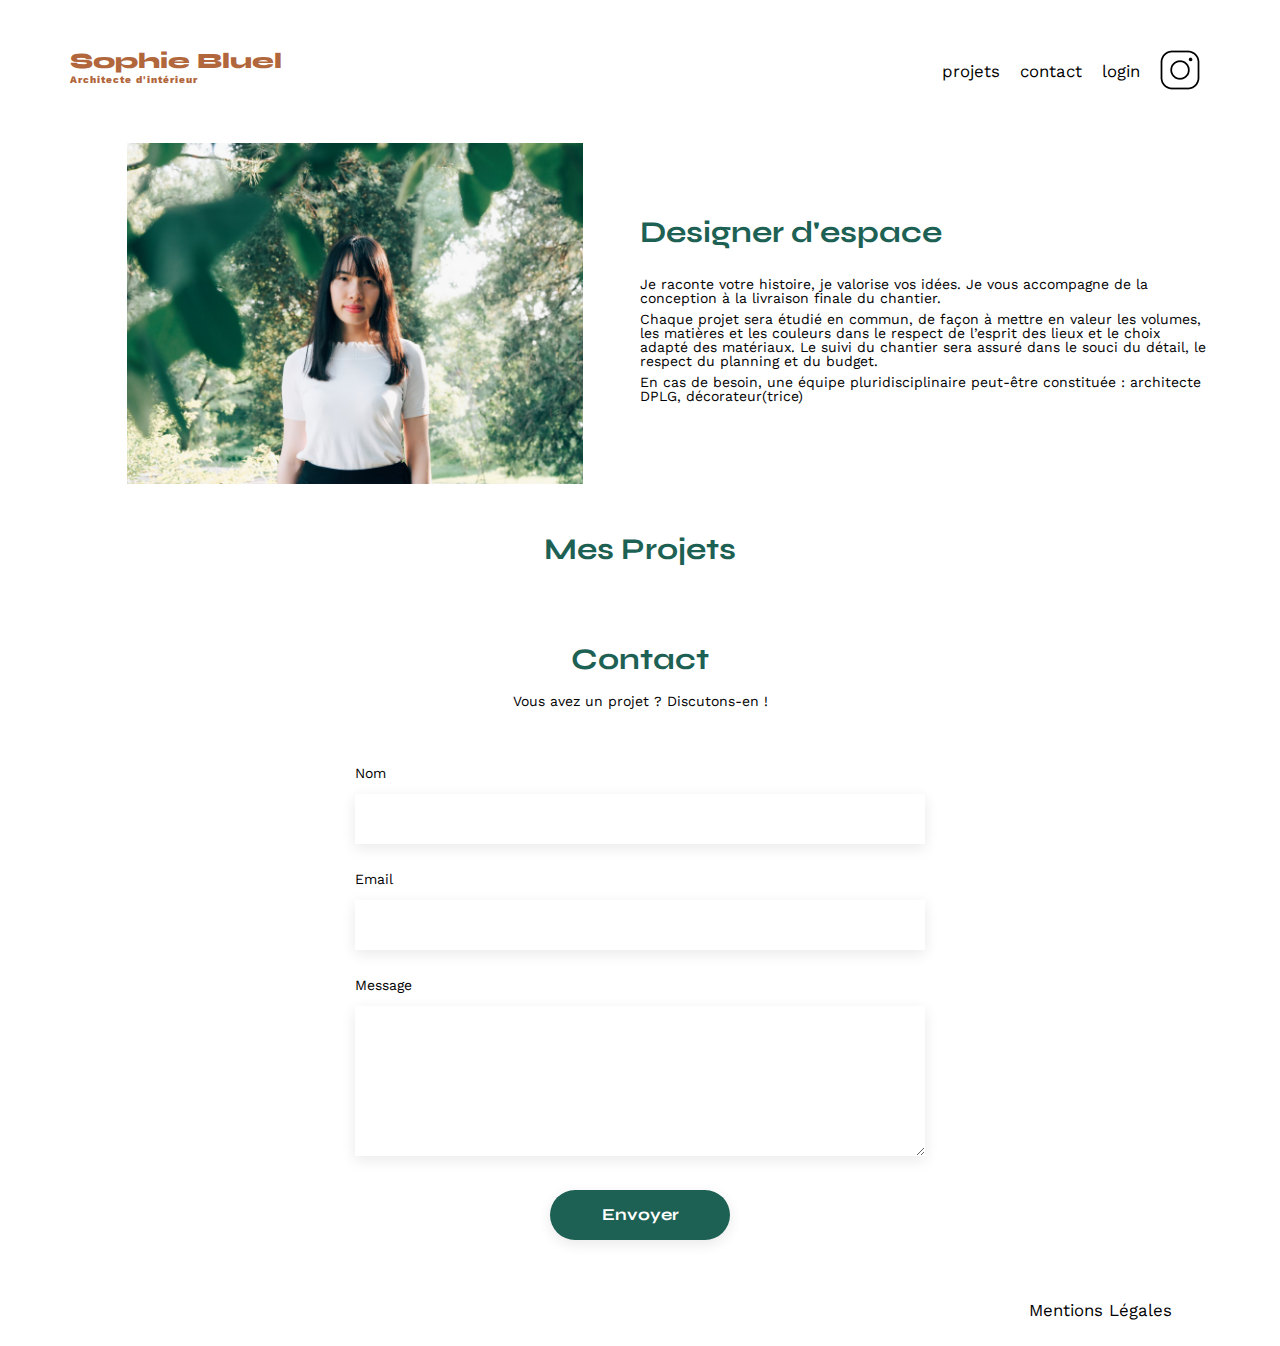
<file: FrontEnd/index.html>
<!DOCTYPE html>
<html lang="fr">


<head>
	<meta charset="UTF-8">
	<title>Sophie Bluel - Architecte d'intérieur</title>
	<meta name="viewport" content="width=device-width, initial-scale=1.0">
	<link rel="preconnect" href="https://fonts.googleapis.com">
	<link rel="preconnect" href="https://fonts.gstatic.com" crossorigin>
	<link href="https://fonts.googleapis.com/css2?family=Syne:wght@700;800&family=Work+Sans&display=swap" rel="stylesheet">
	<meta name="description" content="">
	<link rel="stylesheet" href="./assets/style.css">
	<script defer src="./index.js"></script>
	<script defer src="./modal.js"></script>
</head>



<body>
	<header>
		<a href="./index.html">
			<h1>Sophie Bluel <span>Architecte d'intérieur</span></h1>
		</a>
		<nav>
			<ul>
				<li><a href="index.html#portfolio">projets</a></li>
				<li><a href="index.html#contact">contact</a></li>
				<li><a href="./login/login.html"> login</a></li>
				<li><img src="./assets/icons/instagram.png" alt="Instagram"></li>
			</ul>
		</nav>
	</header>

	<main>
	<section id="introduction">
		<figure>
			<img src="./assets/images/sophie-bluel.png" alt="">
		</figure>
		<article>
			<h2>Designer d'espace</h2>
			<p>Je raconte votre histoire, je valorise vos idées. Je vous accompagne de la conception à la livraison finale du chantier.</p>
			<p>Chaque projet sera étudié en commun, de façon à mettre en valeur les volumes, les matières et les couleurs dans le respect de l’esprit des lieux et le choix adapté des matériaux. Le suivi du chantier sera assuré dans le souci du détail, le respect du planning et du budget.</p>
			<p>En cas de besoin, une équipe pluridisciplinaire peut-être constituée : architecte DPLG, décorateur(trice)</p>
		</article>
	</section>

	<section id="portfolio">
		<h2>Mes Projets</h2>
		<div class="gallery"></div>
	</section>

	<section id="contact">
		<h2>Contact</h2>
		<p>Vous avez un projet ? Discutons-en !</p>
		<form action="#" method="post">
			<label for="name">Nom</label>
			<input type="text" name="name" id="name">
			<label for="email">Email</label>
			<input type="email" name="email" id="email">
			<label for="message">Message</label>
			<textarea name="message" id="message" cols="30" rows="10"></textarea>
			<input type="submit" value="Envoyer">
		</form>
	</section>
</main>

<footer>
	<nav>
		<ul>
			<li><a href="#">Mentions Légales</a></li>
		</ul>
	</nav>
</footer>
</body>
</html>
</file>
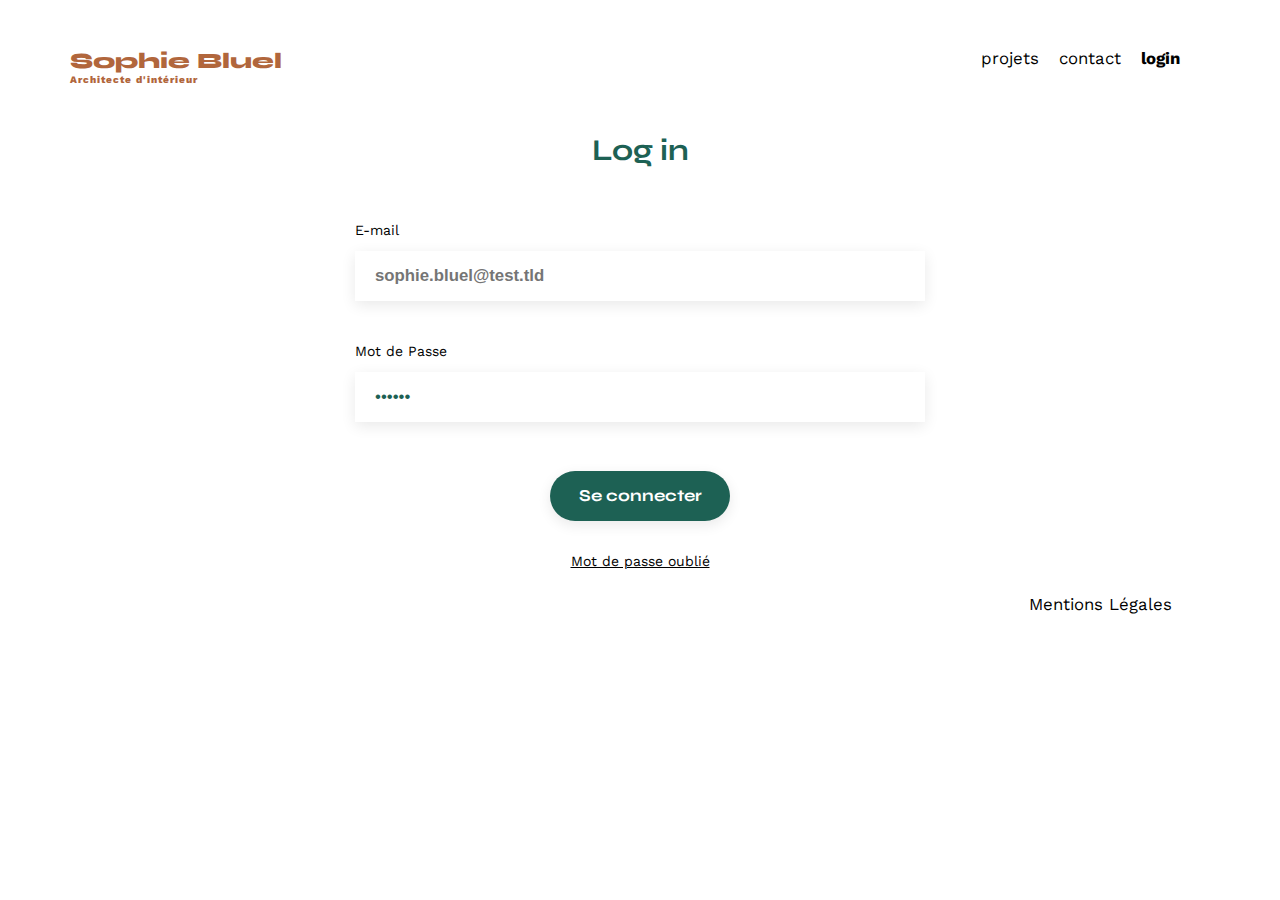
<file: FrontEnd/login/login.html>
<!DOCTYPE html>
<html lang="fr">

<head>
    <meta charset="UTF-8">
    <title>Sophie Bluel - LOGIN IN</title>
    <meta name="viewport" content="width=device-width, initial-scale=1.0">
    <link rel="preconnect" href="https://fonts.googleapis.com">
    <link rel="preconnect" href="https://fonts.gstatic.com" crossorigin>
    <link href="https://fonts.googleapis.com/css2?family=Syne:wght@700;800&family=Work+Sans&display=swap"
        rel="stylesheet">
    <meta name="description" content="">
    <link rel="stylesheet" href="../assets/style.css">
    <script defer src="./login.js"></script>

</head>

<body class="login">


    <header>
        <a href="../index.html">
            <h1>Sophie Bluel <span>Architecte d'intérieur</span></h1>
        </a>
        <nav>
            <ul>
                <li><a href="../index.html#portfolio">projets</a></li>
                <li><a href="../index.html#contact">contact</a></li>
                <li class="selectedMenu">login</li>
                <li>
                    <div src="./assets/icons/instagram.png" class="instagram" alt="Instagram"></div>
                </li>
            </ul>
        </nav>
    </header>

    <main>
        <section id="contact">
            <h2>Log in</h2>
            <form id="loginForm">
                <label for="email">E-mail</label>
                <input type="email" name="email" id="email" placeholder="sophie.bluel@test.tld" value="" required>
                <p class="loginError"></p>

                <label for="password">Mot de Passe</label>
                <input type="password" name="password" id="password" min="4" max="15"value="S0phie" required>
                <p class="loginError"></p>

                <input type="submit" value="Se connecter">
            </form>
            <p class="forgotPassword"><a href="#">Mot de passe oublié</a></p>
        </section>
    </main>

    <footer id="footerLogin">
        <nav>
            <ul>
                <li><a href="#"> Mentions Légales</a></li>
            </ul>
        </nav>
    </footer>
</body>
</html>
</file>
<file: FrontEnd/assets/style.css>
/* http://meyerweb.com/eric/tools/css/reset/
   v2.0 | 20110126
   License: none (public domain)
*/
a{
	color: black;
	text-decoration: none;
}
html, body, div, span, applet, object, iframe,
h1, h2, h3, h4, h5, h6, p, blockquote, pre,
a, abbr, acronym, address, big, cite, code,
del, dfn, em, img, ins, kbd, q, s, samp,
small, strike, strong, sub, sup, tt, var,
b, u, i, center,
dl, dt, dd, ol, ul, li,
fieldset, form, label, legend,
table, caption, tbody, tfoot, thead, tr, th, td,
article, aside, canvas, details, embed,
figure, figcaption, footer, header, hgroup,
menu, nav, output, ruby, section, summary,
time, mark, audio, video {
	margin: 0;
	padding: 0;
	border: 0;
	font-size: 100%;
	font: inherit;
	vertical-align: baseline;
}
/* HTML5 display-role reset for older browsers */
article, aside, details, figcaption, figure,
footer, header, hgroup, menu, nav, section {
	display: block;
}
body {
	line-height: 1;
}
ol, ul {
	list-style: none;
}
blockquote, q {
	quotes: none;
}
blockquote:before, blockquote:after,
q:before, q:after {
	content: '';
	content: none;
}
table {
	border-collapse: collapse;
	border-spacing: 0;
}
/** end reset css**/
body {
	max-width: 1140px;
	margin:auto;
	font-family: 'Work Sans' ;
	font-size: 14px;
}
header {
	display: flex;
	justify-content: space-between;
	margin: 50px 0
}
section {
	margin: 50px 0
}

h1{
	display: flex;
	flex-direction: column;
	font-family: 'Syne';
	gap: 3px;
	font-size: 22px;
	font-weight: 800;
	color: #B1663C
}

h1 > span {
	font-family: 'Work Sans';
	font-size:10px;
	letter-spacing: 0.1em;
;
}

h2{
	font-family: 'Syne';
	font-weight: 700;
	font-size: 30px;
	color: #1D6154
}
nav ul {
	display: flex;
	align-items: center;
	list-style-type: none;

}
nav li {
	padding: 0 10px;
	font-size: 1.2em;
}

li:hover {
	color: #B1663C;
}
#introduction {
	display: flex;
	align-items: center;
}
#introduction figure {
	flex: 1
}
#introduction img {
	display: block;
	margin: auto;
	width: 80%;
}

#introduction article {
	flex: 1
}
#introduction h2 {
	margin-bottom: 1em;
}

#introduction p {
	margin-bottom: 0.5em;
}
#portfolio h2 {
	text-align: center;
	margin-bottom: 1em;
}
.gallery {
	width: 100%;
	display: grid;
	grid-template-columns: 1fr 1fr 1fr;
	grid-column-gap: 20px;
	grid-row-gap: 20px;
}
.gallery figure {
	position: relative;
	overflow: hidden;
  }

.gallery img {
	width: 100%;

}
.gallery figure img {
	object-fit: cover;
	object-position: center;
	height: 505.25px;
	transition: transform 0.3s ease;
  }
.gallery figure img:hover {
	transform: scale(1.2);
}
.filter {
	width: fit-content;
	display: flex;
	flex-wrap: wrap;
	flex-direction: row;
	gap: 10px;
	margin: 50px auto;
	justify-content: center;
	margin-top: 60px;
  }
.btn {
	border-radius: 60px;
	padding: 1.2em 1.8em;
	font-family: "Syne";
	font-size: 16px;
	font-weight: 700;
	border: 1px solid #1d6154;
	color: #1d6154;
	background: none;
	transition: 0.3s ease;
  }
.btn:hover {
	background-color: #1d6154;
	color: #fffef8;
	cursor: pointer;
	transform: scale(1.05);
  }
.active {
	background: #1d6154;
	color: #fffef8;
  }
#contact {
	width: 50%;
margin: auto;
}
#contact > * {
	text-align: center;

}
#contact h2{
	margin-bottom: 20px;
}
#contact form {
	text-align: left;
	margin-top:30px;
	display: flex;
	flex-direction: column;
}

#contact input {
	height: 50px;
	font-size: 1.2em;
	border: none;
	box-shadow: 0px 4px 14px rgba(0, 0, 0, 0.09);
}
#contact label {
	margin: 2em 0 1em 0;
}
#contact textarea {
	border: none;
	box-shadow: 0px 4px 14px rgba(0, 0, 0, 0.09);
}

input[type="submit"]{
	font-family: 'Syne';
	font-weight: 700;
	color: white;
	background-color: #1D6154;
	margin : 2em auto ;
	width: 180px;
	text-align: center;
	border-radius: 60px ;
}
input[type="button"] {
	font-family: "Syne";
	font-weight: 700;
	color: white;
	background-color: #1d6154;
	margin: 2em auto;
	width: 180px;
	text-align: center;
	border-radius: 60px;
	cursor: pointer;
  }
footer nav ul {
	display: flex;
	justify-content: flex-end;
	margin: 2em
}
#footerLogin {
	bottom: 0;
}
.selectedMenu {
	font-weight: bold;
	cursor: not-allowed;
}
form input,
form textarea {
	padding: 0 20px;
}
  
#email {
	color: #1d6154;
	font-weight: bold;
	outline: none;
}
#email:focus {
	border: 2px solid #1d6154;
	border-radius: 5px;
}
.loginError {
	margin-top: 15px;
	text-align: center;
	color: red;
	font-weight: bold;
	font-size: 1.5em;
}
  
.passwordError {
	margin-top: 15px;
	text-align: center;
	color: red;
	font-weight: bold;
	font-size: 1.5em;
}
#password {
	color: #1d6154;
	outline: none;
}
#password:focus {
	border: 2px solid #1d6154;
	border-radius: 5px;
}
.forgotPassword {
	text-decoration: underline;
}
.flagEditor {
	position: fixed;
	top: 0;
	left: 0;
	display: flex;
	align-items: center;
	justify-content: center;
	background-color: black;
	height: 80px;
	width: 100%;
  }
  .marginTop {
	margin-top: 100px;
  }
  .fa-regular {
	color: white;
	font-size: 16px;
  }
  .projectRemove {
	color: white;
	font-size: 16px;
  }
  .projectRemove > i {
	padding-right: 10px;
  }
  .flagEditor button {
	color: black;
	font-size: 14px;
	width: 216px;
	height: 40px;
	border-radius: 60px;
	margin-left: 20px;
	outline: none;
	border: 2px solid black;
	transition: 0.3s ease;
  }
  .flagEditor button:hover {
	transform: scale(1.05);
	color: white;
	background: #1d6154;
  }
  .figureRemove {
	display: flex;
	flex-direction: row;
	padding: 20px 10%;
	color: black;
  }
  .figureRemove i {
	padding-right: 20px;
	color: black;
  } 
  #titleProjectRemove {
	font-family: "Work Sans";
	font-weight: normal;
	color: black;
	font-size: 14px;
	padding-left: 20px;
  }
  #titleProjectRemove:hover {
	cursor: pointer;
  }
  #titleProjectRemove i {
	padding-right: 10px;
	color: black;
  }
  
  .modal {
	position: fixed;
	display: flex;
	align-items: center;
	justify-content: center;
	top: 0;
	left: 0;
	width: 100%;
	height: 100%;
	background: rgba(0, 0, 0, 0.2);
  }
  .modalOpen {
	overflow: hidden;
  }
  
  #modalContainer {
	position: relative;
	background-color: white;
	overflow: auto;
	width: 35%;
	min-width: 700px;
	min-height: 700px;
	border-radius: 10px;
	padding-top: 70px;
	padding-bottom: 10px;
  }
  
  #closeModal {
	position: absolute;
	top: 20px;
	right: 20px;
	font-size: 1.5em;
  }
  #previewModal {
	display: none;
	position: absolute;
	top: 20px;
	left: 20px;
	font-size: 1.5em;
  }
  #previewModal:hover {
	cursor: pointer;
  }
  #closeModal:hover {
	cursor: pointer;
  }
  .modalTemplate {
	display: flex;
	flex-direction: column;
	justify-content: space-between;
	height: 100%;
	min-height: 700px;
	margin: 0;
	padding: 0 15%;
  }
  .modalTitle {
	color: black;
	text-align: center;
	padding-bottom: 40px;
  }
  .iconModal {
	display: inline-block;
	font-size: 0.7em;
	padding: 4px;
	background-color: black;
	color: white;
  }
  #editionGallery {
	height: 70%;
  }
  #modalGrid {
	width: auto;
	display: grid;
	grid-template-columns: repeat(5, 1fr);
	column-gap: 10px;
	row-gap: 25px;
  }
  #modalGrid > figure {
	position: relative;
  }
  #modalGrid img {
	width: 100%;
	height: 100%;
	object-fit: cover;
  }
  
  #deleteIcon {
	position: absolute;
	top: 3px;
	right: 3px;
  }
  #deleteIcon:hover {
	cursor: crosshair;
  }
  
  #moveIcon {
	position: absolute;
	top: 3px;
	right: 23px;
  }
  #moveIcon:hover {
	cursor: move;
  }
  .footerModal {
	margin-top: 20px;
	text-align: center;
	height: 30%;
	width: 100%;
	display: flex;
	justify-content: center;
	flex-direction: column;
  }
  hr {
	width: 100%;
  }
  .modalTemplate input[type="submit"] {
	width: 60%;
	text-align: center;
	padding: 10px 45px;
  }
  .modalTemplate input[type="button"] {
	width: 60%;
	text-align: center;
	padding: 10px 45px;
  }
  #deleteAllWorks {
	color: red;
	margin-bottom: 40px;
  }
  
  #deleteAllWorks:hover {
	cursor: pointer;
  } 
  #editSection {
	align-items: center;
  }
  #editWorks {
	height: 600px;
	width: 100%;
	display: flex;
	justify-content: space-between;
	align-items: center;
	flex-direction: column;
}
#addImageContainer {
	display: flex;
	flex-direction: column;
	justify-content: space-around;
	align-items: center;
	background-color: rgb(232, 241, 246);
	height: 40%;
	width: 100%;
	padding: 20px 0;
	margin-bottom: 40px;
}
#addImageContainer img {
	object-fit: cover;
	max-width: 100%;
	max-height: 100%;
}
#addImageContainer i {
	font-size: 8em;
	color: rgba(185, 197, 204);
	z-index: 4000;
}
#errorImg {
	text-align: center;
	color: red;
	font-size: 14px;
	text-transform: uppercase;
  }
  .fileLabel {
	display: inline-block;
	background-color: rgb(203, 214, 220);
	padding: 10px 15px;
	border-radius: 25px;
	cursor: pointer;
  }
  
  .fileLabel span {
	font-weight: bold;
	color: rgb(87, 130, 155);
  }
  
  .file-input {
	display: none;
  }
  
  #addTitle {
	height: 15%;
	width: 100%;
  }
  
  #addCategory {
	height: 15%;
	width: 100%;
  }
  
  .inputEdit {
	display: flex;
	flex-direction: column;
	justify-content: center;
  }
  .inputEdit label {
	padding-bottom: 10px;
	font-size: 16px;
  }
  .inputCss {
	height: 30px;
	border: 0px solid grey;
	box-shadow: 8px 10px 23px 1px rgba(0, 0, 0, 0.34);
	background-color: transparent;
	outline: none;
	padding: 0 20px;
  }
  .editFooter {
	margin-top: 0;
  }
  #editWorks input[type="submit"] {
	font-size: 18px;
	background-color: rgb(167, 167, 167);
  }
  
  .errormsg {
	text-align: center;
	padding-top: 20px;
	color: red;
  }
</file>
